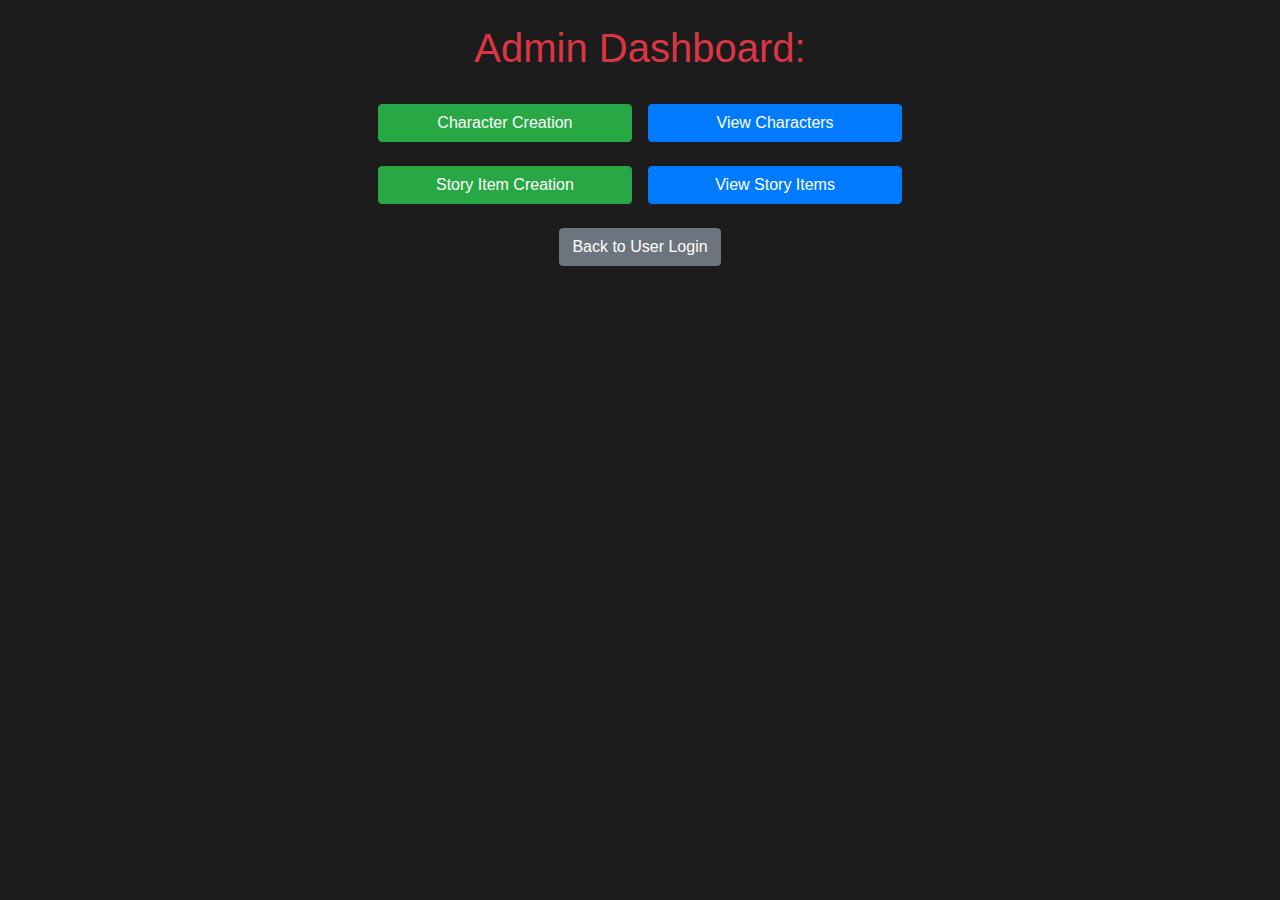
<file: flask_app/templates/adminDashboard.html>
<!DOCTYPE html>
<html>
<head>
    <title>Login Page</title>
    <link rel="stylesheet" href="https://stackpath.bootstrapcdn.com/bootstrap/4.5.2/css/bootstrap.min.css" integrity="sha384-JcKb8q3iqJ61gNV9KGb8thSsNjpSL0n8PARn9HuZOnIxN0hoP+VmmDGMN5t9UJ0Z" crossorigin="anonymous">
    <link rel="stylesheet" href="../static/style/style.css">
</head>
<body class="dark-mode">

    <div class="container-fluid h-100">
        <div class="row h-100 justify-content-center align-items-center">
            <div class="col-md-6">
                
                <div class="text-center">
                    <h1 class="text-danger my-4">Admin Dashboard:</h1>
                </div>

                <div class="d-flex justify-content-center my-2">
                    <button class="col-5 btn btn-success my-2 mx-2"><a class="text-decoration-none text-white" href="/admin_character">Character Creation</a></button>
                    <button class="col-5 btn btn-primary my-2 mx-2"><a class="text-decoration-none text-white" href="/admin_character_view">View Characters</a></button>
                </div>
                <div class="d-flex justify-content-center my-2">
                    <button class="col-5 btn btn-success my-2 mx-2"><a class="text-decoration-none text-white" href="/admin_storyitem">Story Item Creation</a></button>
                    <button class="col-5 btn btn-primary my-2 mx-2"><a class="text-decoration-none text-white" href="/admin_storyitem_view">View Story Items</a></button>
                </div>
                <div class="d-flex justify-content-center my-2">
                    <div class="text-center my-2 col-12">
                        <button class="btn btn-secondary"><a class="text-decoration-none text-white" href="/">Back to User Login</a></button>
                    </div>
                </div>

            </div>
        </div>
    </div>

    <script>

        function clearForm(){
            document.getElementById("regForm").reset();
        }

    </script>

</body>
</html>
</file>
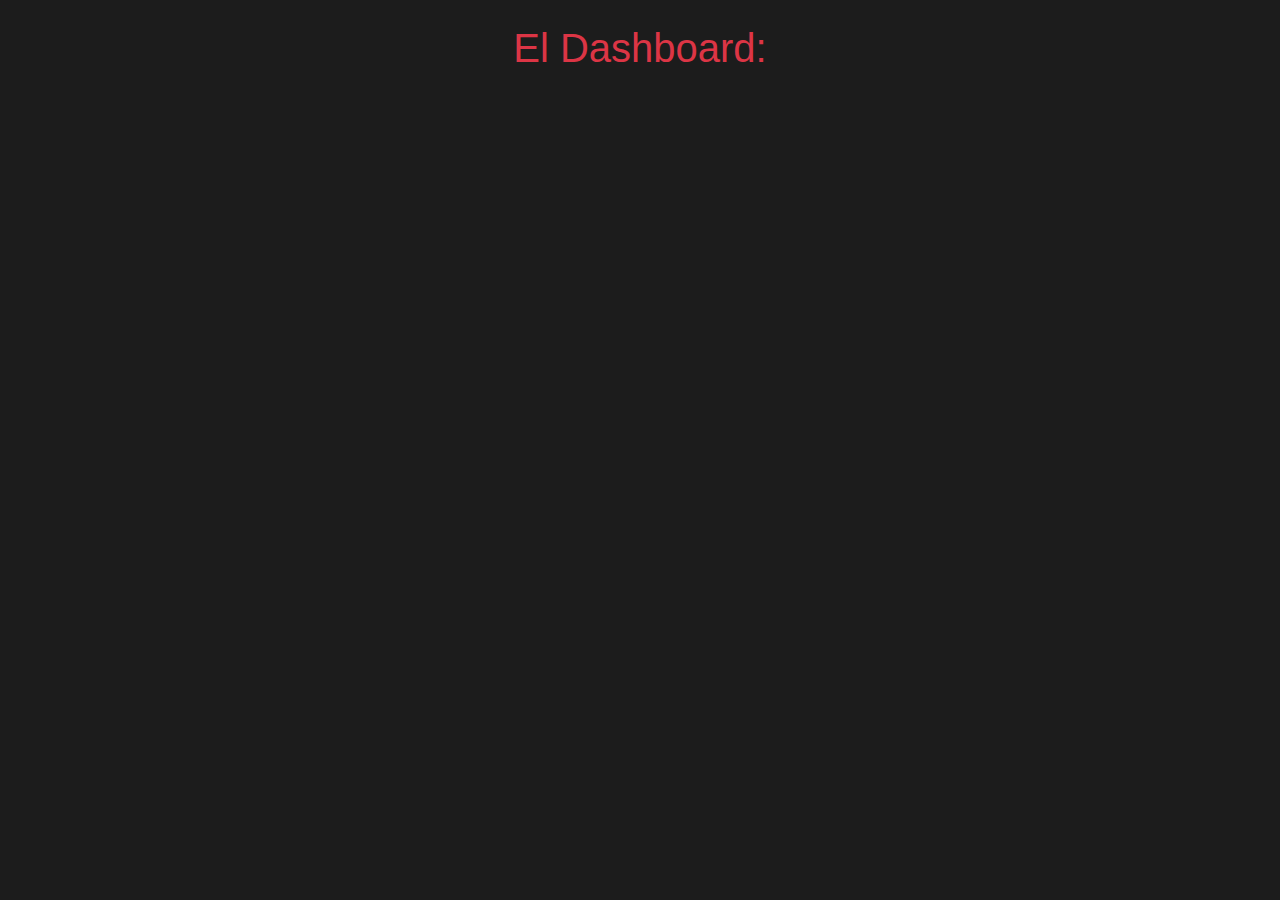
<file: flask_app/templates/dashboard.html>
<!DOCTYPE html>
<html>
<head>
    <title>Dashboard</title>
    <link rel="stylesheet" href="https://stackpath.bootstrapcdn.com/bootstrap/4.5.2/css/bootstrap.min.css" integrity="sha384-JcKb8q3iqJ61gNV9KGb8thSsNjpSL0n8PARn9HuZOnIxN0hoP+VmmDGMN5t9UJ0Z" crossorigin="anonymous">
    <link rel="stylesheet" href="../static/style/style.css">
</head>
<body class="dark-mode">

    <div class="container-fluid h-100">
        <div class="row h-100 justify-content-center align-items-center">
            <div class="col-md-6">
                
                <div class="text-center">
                    <h1 class="text-danger my-4">El Dashboard:</h1>
                </div>

            </div>
        </div>
    </div>

</body>
</html>
</file>
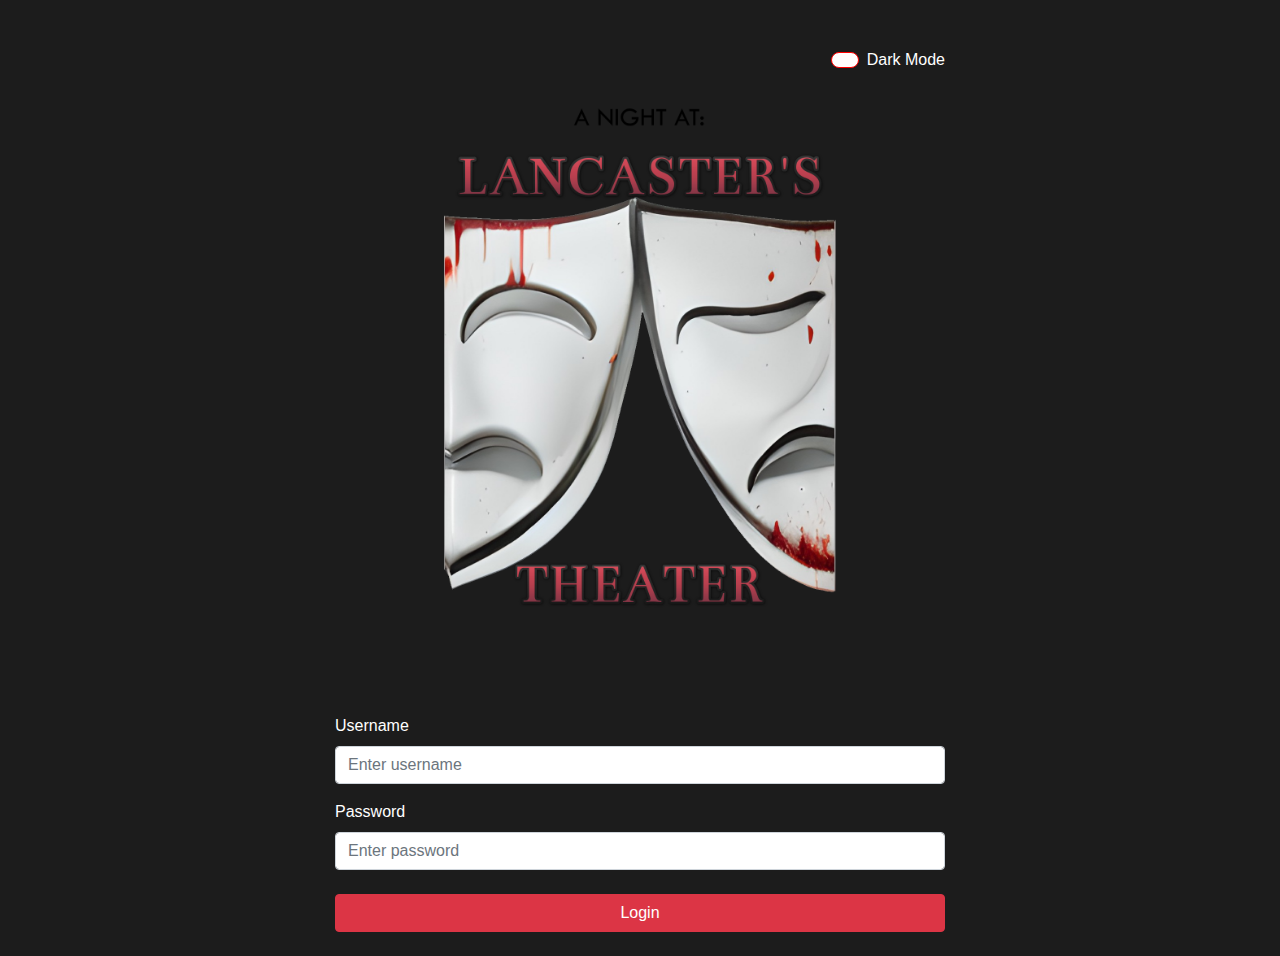
<file: flask_app/templates/index2.html>
<!DOCTYPE html>
<html>
<head>
    <title>Login Page</title>
    <link rel="stylesheet" href="https://stackpath.bootstrapcdn.com/bootstrap/4.5.2/css/bootstrap.min.css" integrity="sha384-JcKb8q3iqJ61gNV9KGb8thSsNjpSL0n8PARn9HuZOnIxN0hoP+VmmDGMN5t9UJ0Z" crossorigin="anonymous">
    <link rel="stylesheet" href="../static/style/style.css">
</head>
<body class="dark-mode">

    <div class="container-fluid h-100">
        <div class="row h-100 justify-content-center align-items-center">
            <div class="col-md-6">

                <div class="mt-5 form-group text-right">
                    <div class="custom-control custom-switch">
                        <input type="checkbox" class="custom-control-input" id="switch" checked>
                        <label class="custom-control-label" for="switch">Dark Mode</label>
                    </div>
                </div>
                
                <div class="text-center">
                    <img src="../static/images/aNightAtLancasters.png" class="img-fluid mb-3" alt="Lancaster Logo">
                </div>

                <form>
                    <div class="form-group">
                        <label for="username" class="">Username</label>
                        <input type="text" class="form-control" id="username" placeholder="Enter username">
                    </div>
                    <div class="form-group">
                        <label for="password" >Password</label>
                        <input type="password" class="form-control" id="password" placeholder="Enter password">
                    </div>
                    <button type="submit" class="my-4 btn btn-danger btn-block">Login</button>
                </form>

            </div>
        </div>
    </div>

    <script>
        const switchBtn = document.querySelector("#switch");
        const body = document.querySelector("body");
        const html = document.querySelector("html");

        switchBtn.addEventListener("change", (event) => {
            if(event.target.checked){
                body.classList.remove("light-mode");
                body.classList.add("dark-mode");
                html.classList.add("dark-mode");
            } else {
                body.classList.remove("dark-mode");
                body.classList.add("light-mode");
                html.classList.remove("dark-mode");
            }
        });

    </script>

</body>
</html>
</file>
<file: flask_app/static/style/style.css>
/* Dark Mode */
.dark-mode {
    background-color: #1c1c1c;
    color: #fff;
}

/* Light Mode */
.light-mode {
    background-color: #fff;
    color: #1c1c1c;
}

#dark_p{
    cursor: pointer;
}

/* switch styles */
.switch {
    position: relative;
    display: inline-block;
    width: 66px;
    height: 21px;
}

  /* switch input */
.switch input {
    opacity: 0;
    width: 0;
    height: 0;
}

  /* switch label */
.switch label {
    position: absolute;
    top: 0;
    left: 0;
    width: 100%;
    height: 100%;
    border-radius: 20px;
    background-color: #ccc;
    box-shadow: inset 0 0 5px rgba(0, 0, 0, 0.3);
    cursor: pointer;
    transition: background-color 0.2s ease;
}

  /* switch label:before */
.switch label:before {
    position: absolute;
    content: "";
    width: 22px;
    height: 21px;
    border-radius: 20px;
    background-color: white;
    top: 2px;
    left: 2px;
    bottom: 2px;
    transition: all 0.2s ease;
}

  /* switch input:checked + label */
.switch input:checked + label {
    background-color: red;
}

  /* switch input:checked + label:before */
.switch input:checked + label:before {
    transform: translateX(41px);
}

.custom-control-input:focus~.custom-control-label::before {
    border-color: red !important;
    box-shadow: 0 0 0 0.2rem rgba(255, 47, 69, 0.25) !important;
}

.custom-control-input:checked~.custom-control-label::before {
    border-color: red !important;
    background-color: white !important;
}

.custom-control-input:active~.custom-control-label::before {
    background-color: red !important;
    border-color:  white !important;
}

.custom-control-input:focus:not(:checked)~.custom-control-label::before {
    border-color: red !important;
}

.custom-control-input-green:not(:disabled):active~.custom-control-label::before {
    background-color: red !important;
    border-color: red !important;
}

p[id="refresh-text"] {
    cursor: pointer;
}

textarea {
    resize: vertical;
    overflow: auto;
}
</file>
